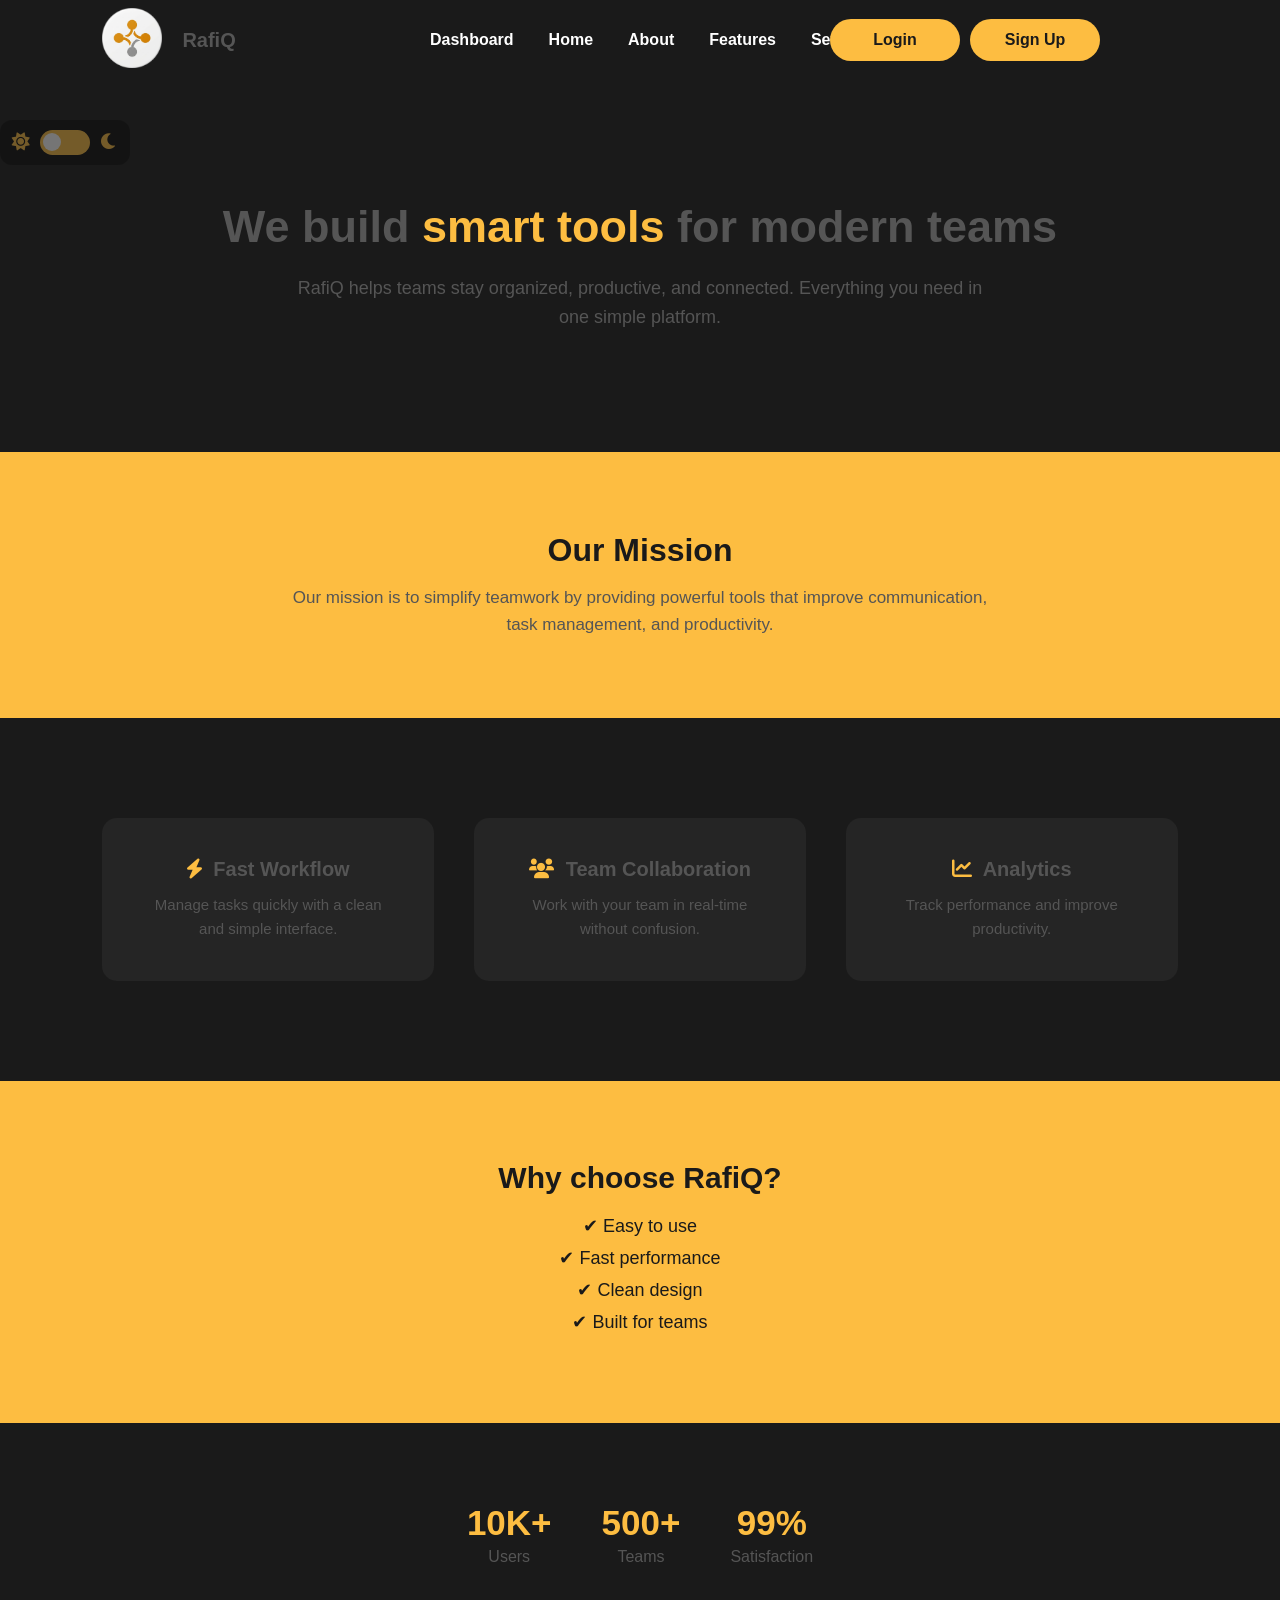
<file: about.html>
<!DOCTYPE html>
<html lang="en">
<head>
    <meta charset="UTF-8">
    <meta name="viewport" content="width=device-width, initial-scale=1.0">
    <title>About - Socum</title>
    <script>
        (function() {
            const savedTheme = localStorage.getItem("theme");
            if (savedTheme === "dark") {
                document.documentElement.setAttribute("data-theme", "dark");
            }
        })();
        (function() {
            if (sessionStorage.getItem("authUser")) {
                document.documentElement.classList.add("logged-in");
            }
        })();
    </script>
    <style>
        .logged-in .login_button, 
        .logged-in .signup_button 
        {
            display: none !important;
        }
    </style>
    <link rel="stylesheet" href="CSS/master.css">
    <link rel="stylesheet" href="https://cdnjs.cloudflare.com/ajax/libs/font-awesome/6.0.0/css/all.min.css">
</head>

<body>

<!-- NAVBAR -->
<nav class="navbar">

    <div class="logo">
        <img src="images/logo.png" alt="logo">
    </div>

    <span class="Raf">RafiQ</span>

    <div class="nav-links">
        <a href="dashboard.html">Dashboard</a>
        <a href="main.html">Home</a>
        <a href="about.html">About</a>
        <a href="features.html">Features</a>
        <a href="settings.html">Settings</a>
    </div>

    <a href="login.html" class="login_button">Login</a>
    <a href="signin.html" class="signup_button">Sign Up</a>

</nav>


<!-- dark mode Start -->
                <div id="themeWidget" class="theme-widget">
        
                <span class="icon sun">
            <i class="fa-solid fa-sun"></i>
            </span>

            <label class="switch">
            <input type="checkbox" id="darkToggle">
            <span class="slider"></span>
            </label>

            <span class="icon moon">
            <i class="fa-solid fa-moon"></i>
            </span>

        </div>
        <!-- dark mode End -->
         
<!-- HERO -->
<section class="about-hero">
    <h1>We build <span>smart tools</span> for modern teams</h1>
    <p>
        RafiQ helps teams stay organized, productive, and connected.
        Everything you need in one simple platform.
    </p>
</section>

<!-- MISSION -->
<section class="about-mission">
    <h2>Our Mission</h2>
    <p>
        Our mission is to simplify teamwork by providing powerful tools
        that improve communication, task management, and productivity.
    </p>
</section>

<!-- FEATURES -->
<section class="about-features">

    <div class="about-card">
        <h3><i class="fas fa-bolt"></i> Fast Workflow</h3>
        <p>Manage tasks quickly with a clean and simple interface.</p>
    </div>

    <div class="about-card">
        <h3><i class="fas fa-users"></i> Team Collaboration</h3>
        <p>Work with your team in real-time without confusion.</p>
    </div>

    <div class="about-card">
        <h3><i class="fas fa-chart-line"></i> Analytics</h3>
        <p>Track performance and improve productivity.</p>
    </div>

</section>

<!-- WHY -->
<section class="about-why">
    <h2>Why choose RafiQ?</h2>
    <ul>
        <li>✔ Easy to use</li>
        <li>✔ Fast performance</li>
        <li>✔ Clean design</li>
        <li>✔ Built for teams</li>
    </ul>
</section>

<!-- STATS -->
<section class="about-stats">

    <div class="stat">
        <h3>10K+</h3>
        <p>Users</p>
    </div>

    <div class="stat">
        <h3>500+</h3>
        <p>Teams</p>
    </div>

    <div class="stat">
        <h3>99%</h3>
        <p>Satisfaction</p>
    </div>

</section>
<script src="JS/master.js"></script>
</body>
</html>
</file>
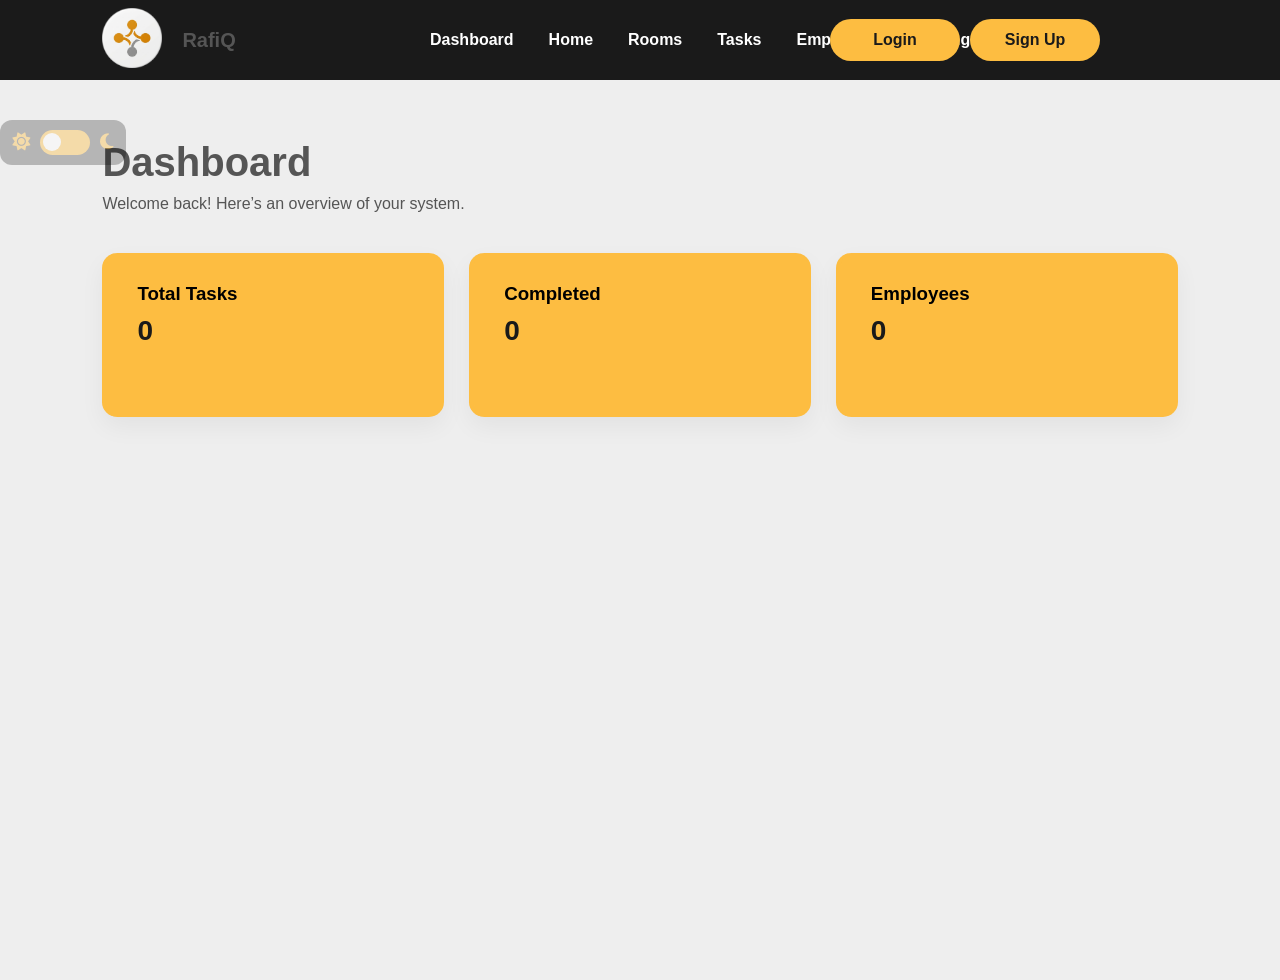
<file: dashboard.html>
<!DOCTYPE html>
<html lang="en">
<head>
    <meta charset="UTF-8">
    <title>Dashboard - Socum</title>
    <script>
        (function() {
            const savedTheme = localStorage.getItem("theme");
            if (savedTheme === "dark") {
                document.documentElement.setAttribute("data-theme", "dark");
            }
        })();
        (function() {
            if (sessionStorage.getItem("authUser")) {
                document.documentElement.classList.add("logged-in");
            }
        })();
    </script>
    <style>
        .logged-in .login_button, 
        .logged-in .signup_button 
        {
            display: none !important;
        }
    </style>
    <link rel="stylesheet" href="CSS/master.css">
    <link rel="stylesheet" href="https://cdnjs.cloudflare.com/ajax/libs/font-awesome/6.4.2/css/all.min.css">
</head>

<body>

<!-- NAVBAR -->
<nav class="navbar">

    <div class="logo">
        <img src="images/logo.png">
    </div>
    <span class="Raf">RafiQ</span>
    <div class="nav-links">
        <a href="dashboard.html">Dashboard</a>
        <a href="main.html">Home</a>
        <a href="room.html">Rooms</a>
        <a href="tasks.html">Tasks</a>
        <a href="employees.html">Employees</a>
        <a href="settings.html">Settings</a>
    </div>

    <a href="login.html" class="login_button">Login</a>
    <a href="login.html" class="signup_button">Sign Up</a>

</nav>



<!-- dark mode Start -->
                <div id="themeWidget" class="theme-widget">
        
                <span class="icon sun">
            <i class="fa-solid fa-sun"></i>
            </span>

            <label class="switch">
            <input type="checkbox" id="darkToggle">
            <span class="slider"></span>
            </label>

            <span class="icon moon">
            <i class="fa-solid fa-moon"></i>
            </span>

        </div>
        <!-- dark mode End -->



        
<!-- DASHBOARD CONTENT -->
<section class="dashboard-container">

    <h1>Dashboard</h1>
    <p>Welcome back! Here’s an overview of your system.</p>

    <div class="dashboard-stats">

                <div class="stat-box">
            <h3>Total Tasks</h3>
            <p id="totalTasks">0</p>
        </div>

                <div class="stat-box">
            <h3>Completed</h3>
            <p id="completedTasks">0</p>
        </div>

                <div class="stat-box">
            <h3>Employees</h3>
            <p id="totalEmployees">0</p>
        </div>

    </div>

</section>


<script src="JS/master.js"></script>
</body>

</html>
</file>
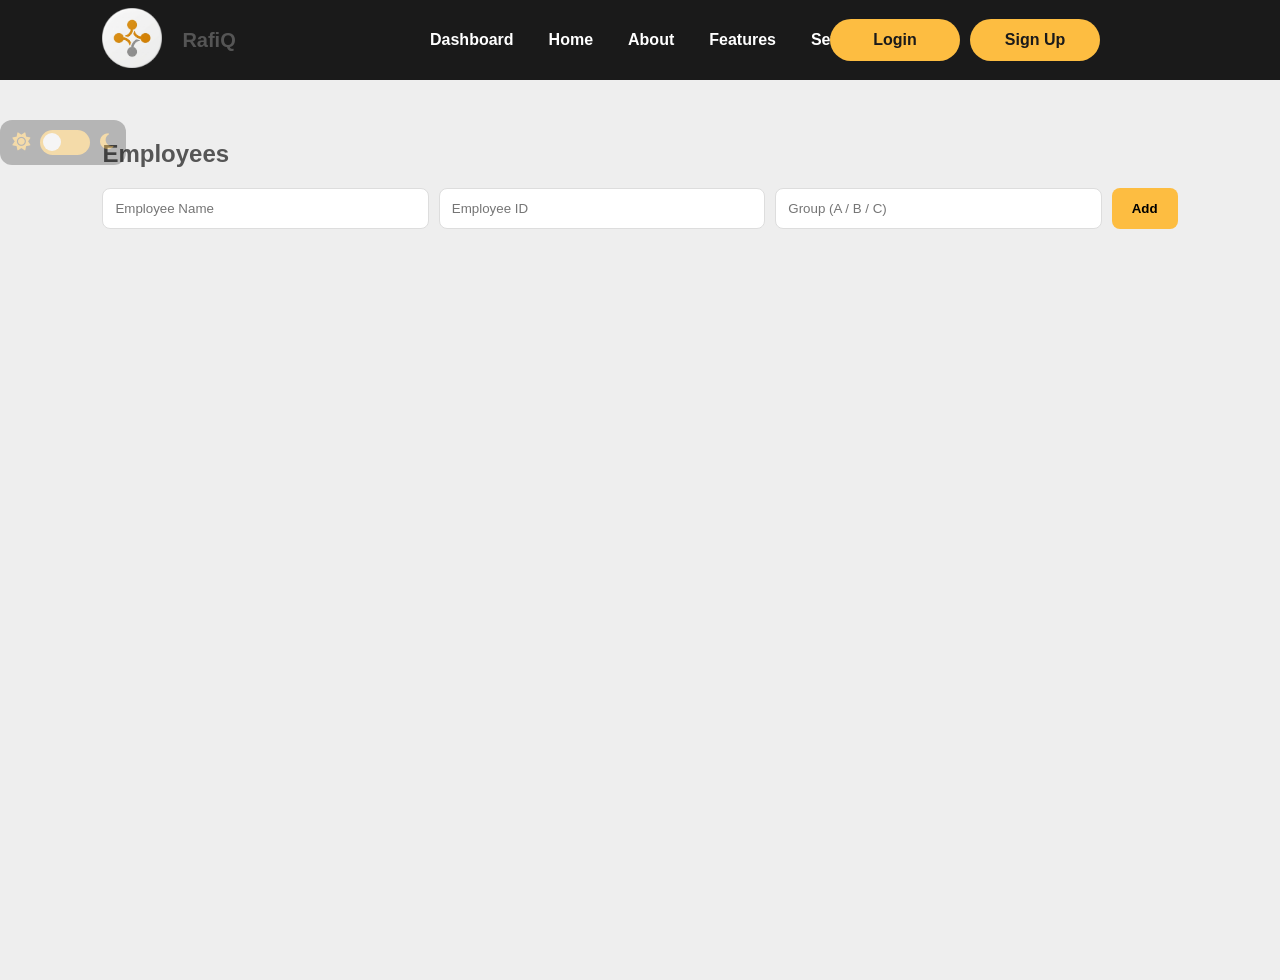
<file: employees.html>
<!DOCTYPE html>
<html lang="en">
<head>
    <meta charset="UTF-8">
    <title>Employees - Socum</title>
    <script>
        (function() {
            const savedTheme = localStorage.getItem("theme");
            if (savedTheme === "dark") {
                document.documentElement.setAttribute("data-theme", "dark");
            }
        })();
        (function() {
            if (sessionStorage.getItem("authUser")) {
                document.documentElement.classList.add("logged-in");
            }
        })();
    </script>
    <style>
        .logged-in .login_button, 
        .logged-in .signup_button 
        {
            display: none !important;
        }
    </style>
    <link rel="stylesheet" href="CSS/master.css">
    <link rel="stylesheet" href="https://cdnjs.cloudflare.com/ajax/libs/font-awesome/6.4.2/css/all.min.css">
</head>
<body>

<!-- NAV -->
 <nav class="navbar">

            <div class="logo">
                <img src="images/logo.png">
            </div>
            
            <span class="Raf">RafiQ</span>
            <div class="nav-links">
                <a href="dashboard.html">Dashboard</a>
                <a href="main.html">Home</a>
                <a href="about.html">About</a>
                <a href="features.html">Features</a>
                <a href="settings.html">Settings</a>
            </div>

            <a href="login.html" class="login_button">Login</a>
            <a href="login.html" class="signup_button">Sign Up</a>

        </nav>



        <!-- dark mode Start -->
                <div id="themeWidget" class="theme-widget">
        
                <span class="icon sun">
            <i class="fa-solid fa-sun"></i>
            </span>

            <label class="switch">
            <input type="checkbox" id="darkToggle">
            <span class="slider"></span>
            </label>

            <span class="icon moon">
            <i class="fa-solid fa-moon"></i>
            </span>

        </div>
        <!-- dark mode End -->


        
<!-- EMPLOYEES -->
<section class="employees-container">

    <h1>Employees</h1>

    <!-- ADD EMPLOYEE -->
    <div class="emp-input">
        <input type="text" id="empName" placeholder="Employee Name">
        <input type="text" id="empId" placeholder="Employee ID">
        <input type="text" id="empGroup" placeholder="Group (A / B / C)">
        <button onclick="addEmployee()">Add</button>
    </div>

    <!-- EMPLOYEES LIST -->
    <div id="empList" class="emp-grid"></div>

</section>

<script src="JS/master.js"></script>
</body>
</html>
</file>
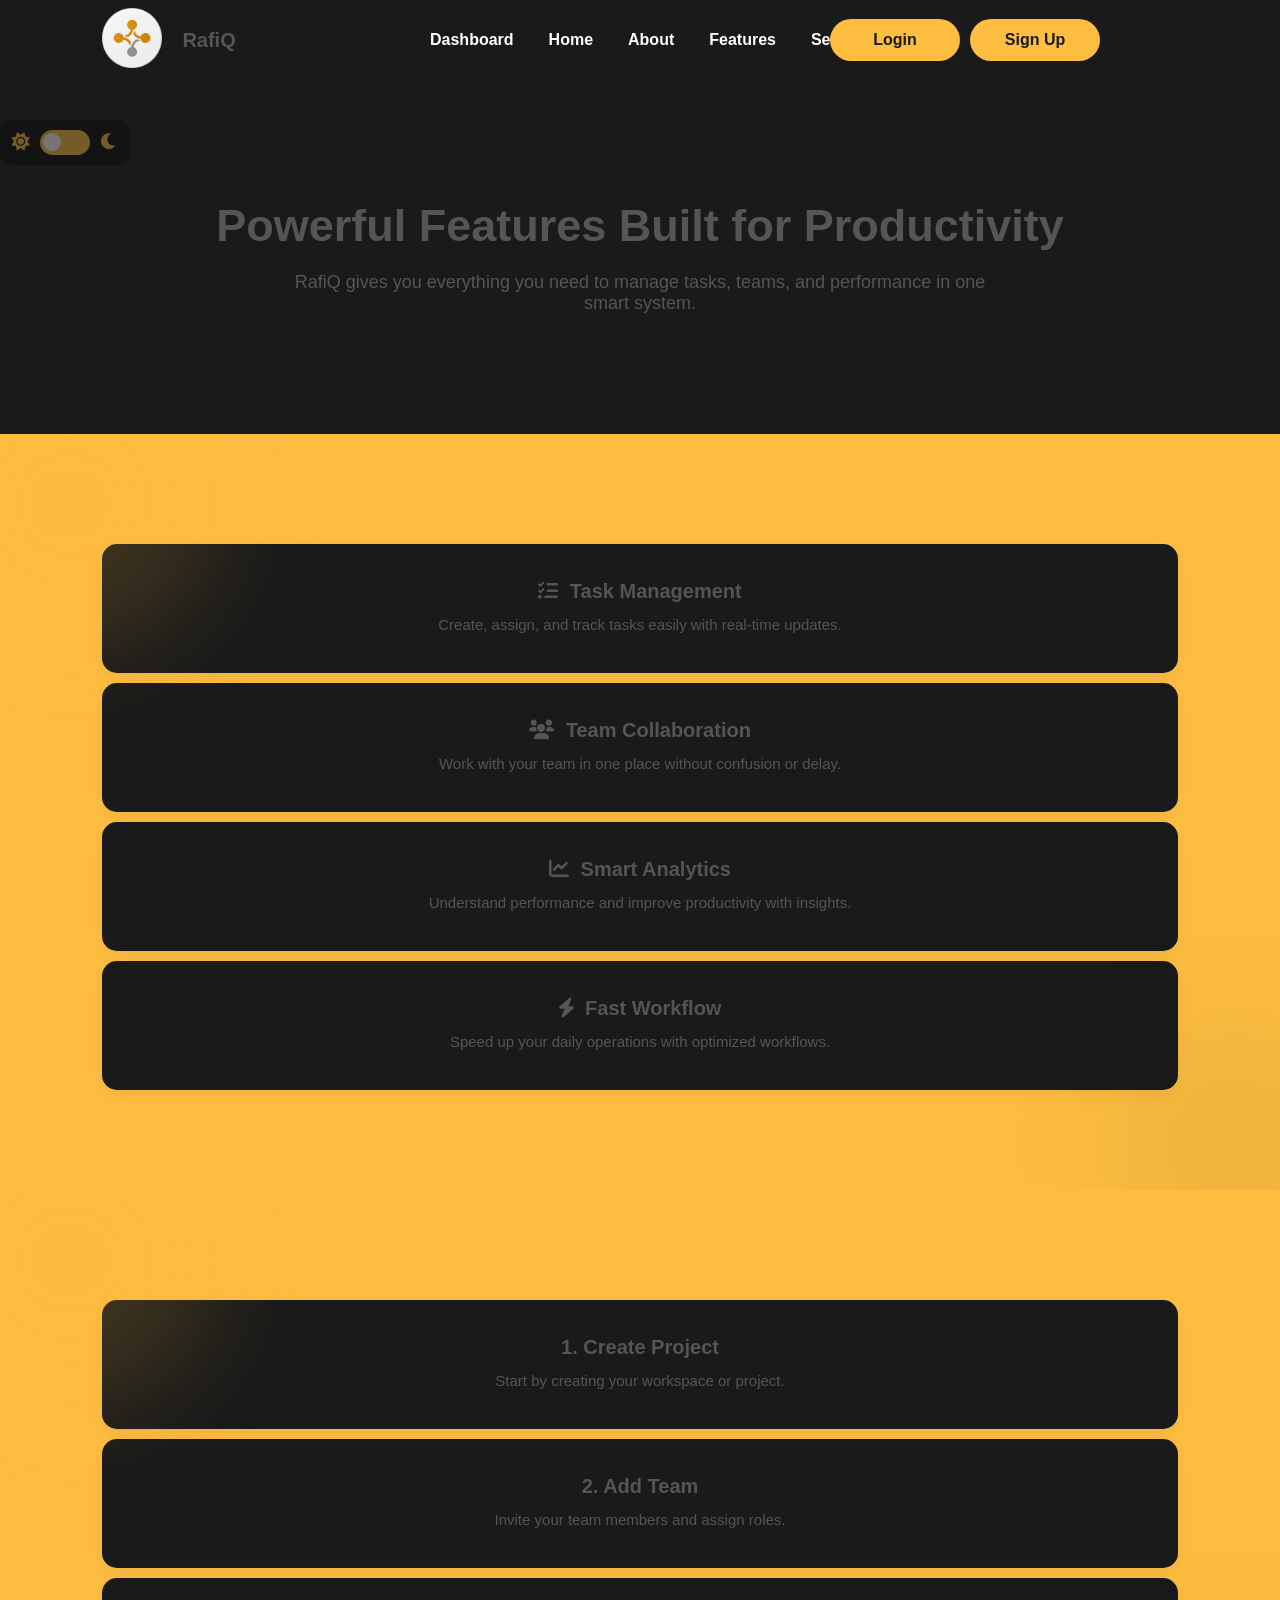
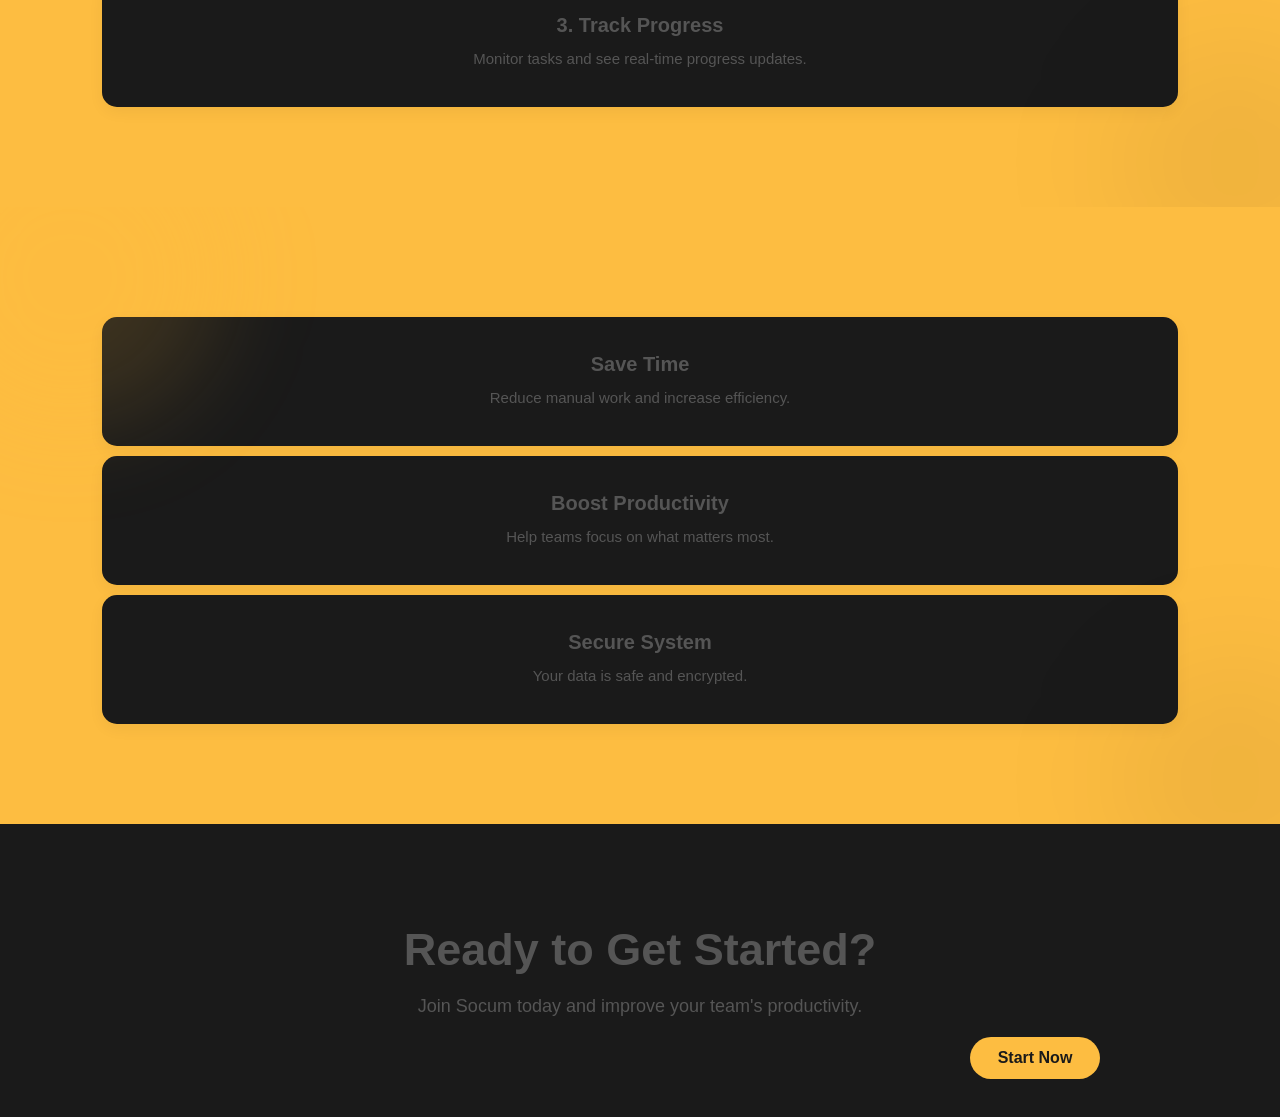
<file: features.html>
<!DOCTYPE html>
<html lang="en">
<head>
    <meta charset="UTF-8">
    <meta name="viewport" content="width=device-width, initial-scale=1.0">
    <title>Features - Socum</title>
    <script>
        (function() {
            const savedTheme = localStorage.getItem("theme");
            if (savedTheme === "dark") {
                document.documentElement.setAttribute("data-theme", "dark");
            }
        })();
        (function() {
            if (sessionStorage.getItem("authUser")) {
                document.documentElement.classList.add("logged-in");
            }
        })();
    </script>
    <style>
        .logged-in .login_button, 
        .logged-in .signup_button 
        {
            display: none !important;
        }
    </style>
    <link rel="stylesheet" href="CSS/master.css">
    <link rel="stylesheet" href="https://cdnjs.cloudflare.com/ajax/libs/font-awesome/6.0.0/css/all.min.css">
</head>
<body>

<!-- NAVBAR -->
<nav class="navbar">

    <div class="logo">
        <img src="images/logo.png">
    </div>

    <span class="Raf">RafiQ</span>

    <div class="nav-links">
        <a href="dashboard.html">Dashboard</a>
        <a href="main.html">Home</a>
        <a href="about.html">About</a>
        <a href="features.html">Features</a>
        <a href="settings.html">Settings</a>
    </div>

    <a href="login.html" class="login_button">Login</a>
    <a href="login.html" class="signup_button">Sign Up</a>

</nav>



<!-- dark mode Start -->
                <div id="themeWidget" class="theme-widget">
        
                <span class="icon sun">
            <i class="fa-solid fa-sun"></i>
            </span>

            <label class="switch">
            <input type="checkbox" id="darkToggle">
            <span class="slider"></span>
            </label>

            <span class="icon moon">
            <i class="fa-solid fa-moon"></i>
            </span>

        </div>
        <!-- dark mode End -->



        
<!-- HERO -->
<section class="features-hero">

    <h1>Powerful Features Built for Productivity</h1>

    <p>
        RafiQ gives you everything you need to manage tasks, teams, and performance in one smart system.
    </p>

</section>

<!-- FEATURES GRID -->
<section class="features-page">

    <div class="feature-box">
        <h3><i class="fas fa-tasks"></i> Task Management</h3>
        <p>Create, assign, and track tasks easily with real-time updates.</p>
    </div>

    <div class="feature-box">
        <h3><i class="fas fa-users"></i> Team Collaboration</h3>
        <p>Work with your team in one place without confusion or delay.</p>
    </div>

    <div class="feature-box">
        <h3><i class="fas fa-chart-line"></i> Smart Analytics</h3>
        <p>Understand performance and improve productivity with insights.</p>
    </div>

    <div class="feature-box">
        <h3><i class="fas fa-bolt"></i> Fast Workflow</h3>
        <p>Speed up your daily operations with optimized workflows.</p>
    </div>

</section>

<!-- HOW IT WORKS -->
<section class="features-page">

    <div class="feature-box">
        <h3>1. Create Project</h3>
        <p>Start by creating your workspace or project.</p>
    </div>

    <div class="feature-box">
        <h3>2. Add Team</h3>
        <p>Invite your team members and assign roles.</p>
    </div>

    <div class="feature-box">
        <h3>3. Track Progress</h3>
        <p>Monitor tasks and see real-time progress updates.</p>
    </div>

</section>

<!-- BENEFITS -->
<section class="features-page">

    <div class="feature-box">
        <h3>Save Time</h3>
        <p>Reduce manual work and increase efficiency.</p>
    </div>

    <div class="feature-box">
        <h3>Boost Productivity</h3>
        <p>Help teams focus on what matters most.</p>
    </div>

    <div class="feature-box">
        <h3>Secure System</h3>
        <p>Your data is safe and encrypted.</p>
    </div>

</section>

<!-- CTA -->
<section class="features-hero">

    <h1>Ready to Get Started?</h1>

    <p>Join Socum today and improve your team's productivity.</p>

    <a href="login.html" class="signup_button">Start Now</a>

</section>

<script src="JS/master.js"></script>
</body>
</html>
</file>
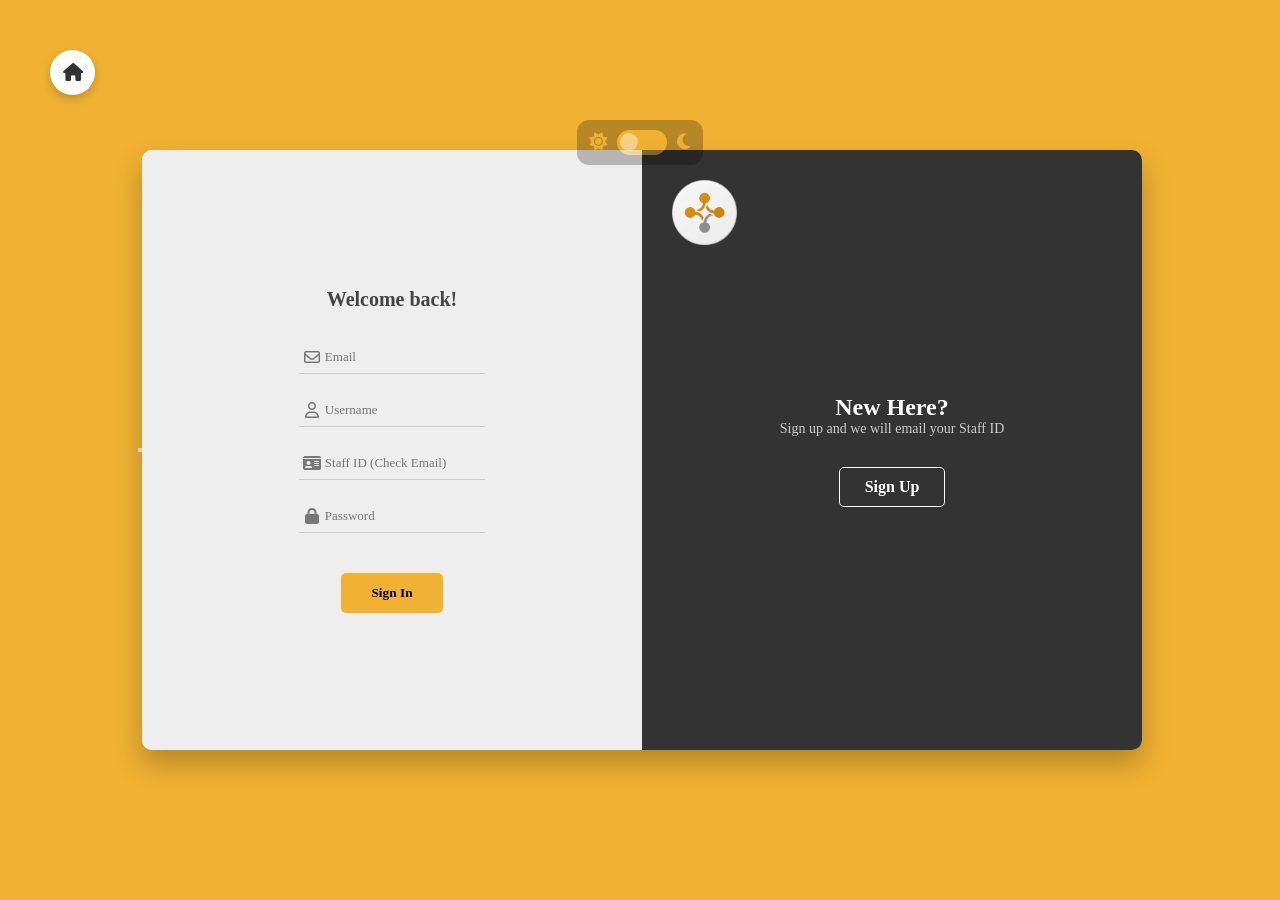
<file: login.html>
<!DOCTYPE html>
<html lang="en">
<head>
    <meta charset="UTF-8">
    <meta name="viewport" content="width=device-width, initial-scale=1.0">
    <title>Login - RafiQ</title>
    <script>
        (function() {
            const savedTheme = localStorage.getItem("theme");
            if (savedTheme === "dark") {
                document.documentElement.setAttribute("data-theme", "dark");
            }
        })();
        (function() {
            if (sessionStorage.getItem("authUser")) {
                document.documentElement.classList.add("logged-in");
            }
        })();
    </script>
    <style>
        .logged-in .login_button, 
        .logged-in .signup_button 
        {
            display: none !important;
        }
    </style>
    <link rel="stylesheet" href="login_page/master.css">
    <link rel="stylesheet" href="https://cdnjs.cloudflare.com/ajax/libs/font-awesome/6.4.2/css/all.min.css">
</head>

<body class="login-page">

    <!-- DARK MODE -->
    <div id="themeWidget" class="theme-widget">
        <span class="icon sun"><i class="fa-solid fa-sun"></i></span>
        <label class="switch">
            <input type="checkbox" id="darkToggle">
            <span class="slider"></span>
        </label>
        <span class="icon moon"><i class="fa-solid fa-moon"></i></span>
    </div>

    <button class="home_button">
        <a href="main.html" class="home-btn">
            <i class="fa-solid fa-house"></i>
        </a>
    </button>

    <input type="checkbox" id="change-form" style="display:none;">

    <div class="main-wrapper">
        <div class="container">

            <!-- ================= SIGN IN ================= -->
            <div class="form-container sign-in-container">
                <form>
                    <h2 class="form-title">Welcome back!</h2>
                    
                    <div class="input-group">
                        <i class="fa-regular fa-envelope"></i>
                        <input type="text" id="loginEmail" placeholder="Email">
                    </div>

                    <div class="input-group">
                        <i class="fa-regular fa-user"></i>
                        <input type="text" id="loginUsername" placeholder="Username">
                    </div>

                    <div class="input-group">
                        <i class="fa-solid fa-id-card"></i>
                        <input type="text" id="loginStaffId" placeholder="Staff ID (Check Email)">
                    </div>

                    <div class="input-group">
                        <i class="fa-solid fa-lock"></i>
                        <input type="password" id="loginPassword" placeholder="Password">
                    </div>

                    <button type="button" class="btn-orange" onclick="triggerLogin()">Sign In</button>
                    
                    <label for="change-form" class="mobile-only-link">Create Account</label>
                </form>
            </div>

            <!-- ================= SIGN UP ================= -->
            <div class="form-container sign-up-container">
                <form>
                    <h2 class="form-title">Create Account</h2>
                    
                    <div class="input-group">
                        <i class="fa-regular fa-user"></i>
                        <input type="text" id="regName" placeholder="Full Name">
                    </div>

                    <div class="input-group">
                        <i class="fa-regular fa-envelope"></i>
                        <input type="text" id="regEmail" placeholder="Email">
                    </div>

                    <div class="input-group">
                        <i class="fa-solid fa-briefcase"></i>
                        <select id="regRole" style="width:100%; border:none; outline:none; background:transparent; cursor:pointer;">
                            <option value="DEVELOPER">Employee (Developer)</option>
                            <option value="TEAM_LEADER">Team Leader</option>
                            <option value="MANAGER">Manager</option>
                        </select>
                    </div>

                    <div class="input-group">
                        <i class="fa-solid fa-lock"></i>
                        <input type="password" id="regPass" placeholder="Password">
                    </div>

                    <button type="button" class="btn-orange" onclick="triggerRegister()">Sign Up</button>
                    
                    <label for="change-form" class="mobile-only-link">Sign In</label>
                </form>
            </div>

            <!-- ================= OVERLAY ================= -->
            <div class="overlay-container">
                <div class="overlay">
                    <div class="overlay-panel overlay-left">
                        <img src="images/logo.png" style="height:40px">
                        <h1>Already a Member?</h1>
                        <p>Login with your Staff ID to start working</p>
                        <label for="change-form" class="btn-white">Sign In</label>
                    </div>

                    <div class="overlay-panel overlay-right">
                        <img src="images/logo.png" style="height:40px">
                        <h2>New Here?</h2>
                        <p>Sign up and we will email your Staff ID</p>
                        <label for="change-form" class="btn-white">Sign Up</label>
                    </div>
                </div>
            </div>

        </div>
    </div>

    <script src="JS/master.js"></script>
</body>
</html>
</file>
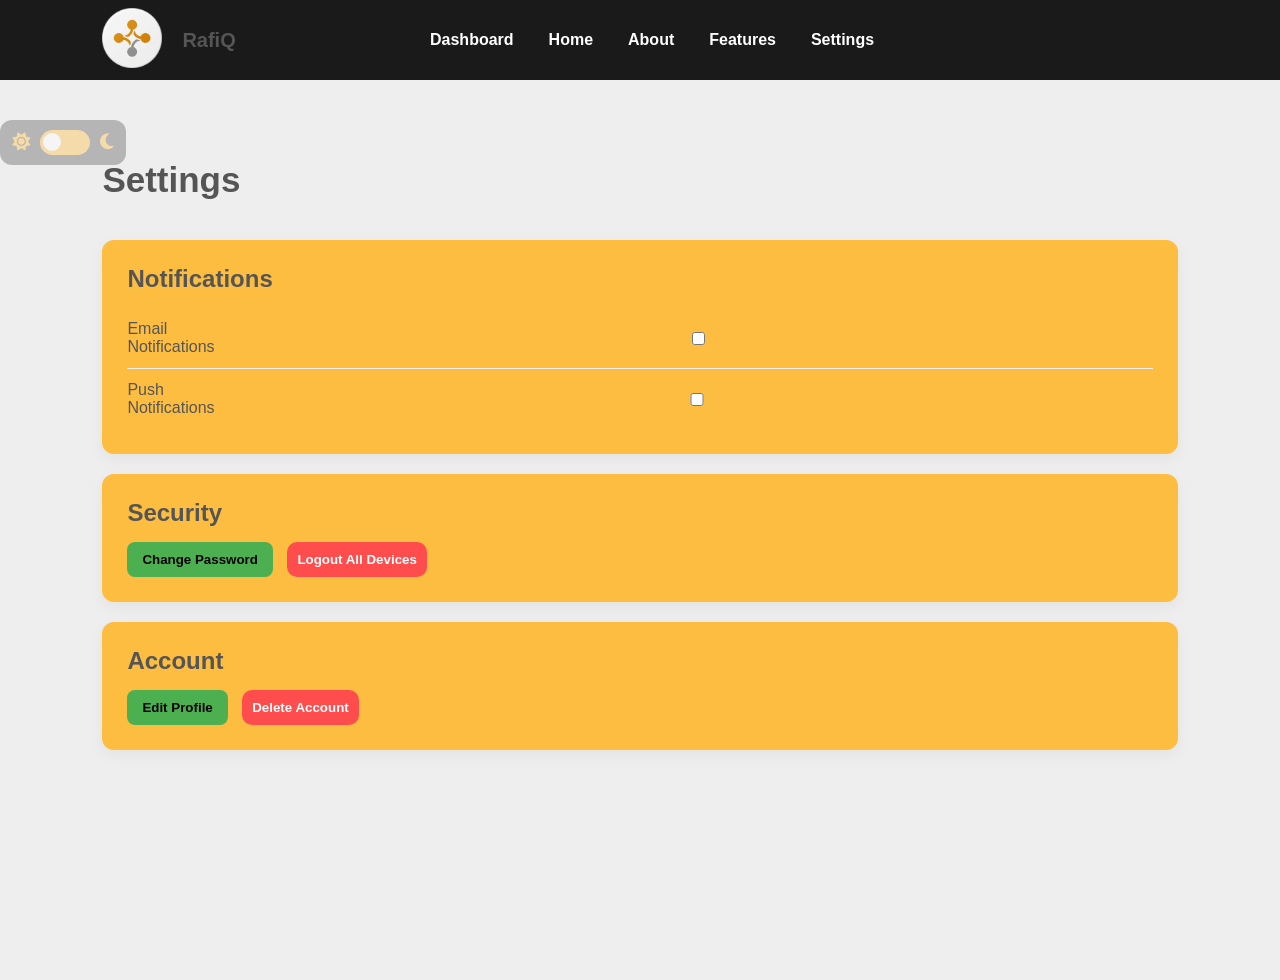
<file: settings.html>
<!DOCTYPE html>
<html lang="en">
<head>
    <meta charset="UTF-8">
    <title>Settings - Socum</title>
    <script>
        (function() {
            const savedTheme = localStorage.getItem("theme");
            if (savedTheme === "dark") {
                document.documentElement.setAttribute("data-theme", "dark");
            }
        })();
        (function() {
            if (sessionStorage.getItem("authUser")) {
                document.documentElement.classList.add("logged-in");
            }
        })();
    </script>
    <style>
        .logged-in .login_button, 
        .logged-in .signup_button 
        {
            display: none !important;
        }
    </style>
    <link rel="stylesheet" href="CSS/master.css">
    <link rel="stylesheet" href="https://cdnjs.cloudflare.com/ajax/libs/font-awesome/6.4.2/css/all.min.css">
</head>
<body>

<!-- NAVBAR -->
<nav class="navbar">
    <div class="logo">
        <img src="images/logo.png">
    </div>

    <span class="Raf">RafiQ</span>

    <div class="nav-links">
                <a href="dashboard.html">Dashboard</a>
                <a href="main.html">Home</a>
                <a href="about.html">About</a>
                <a href="features.html">Features</a>
                <a href="settings.html">Settings</a>
    </div>
</nav>



<!-- dark mode Start -->
                <div id="themeWidget" class="theme-widget">
        
                <span class="icon sun">
            <i class="fa-solid fa-sun"></i>
            </span>

            <label class="switch">
            <input type="checkbox" id="darkToggle">
            <span class="slider"></span>
            </label>

            <span class="icon moon">
            <i class="fa-solid fa-moon"></i>
            </span>

        </div>
        <!-- dark mode End -->



        
<!-- SETTINGS -->
<section class="settings-container">

    <h1> Settings</h1>

    

    <!-- NOTIFICATIONS -->
    <div class="settings-box">
        <h2> Notifications</h2>

        <div class="setting-item">
            <span>Email Notifications</span>
            <input type="checkbox">
        </div>

        <div class="setting-item">
            <span>Push Notifications</span>
            <input type="checkbox">
        </div>
    </div>

    <!-- SECURITY -->
    <div class="settings-box">
        <h2> Security</h2>

        <button class="btn">Change Password</button>
        <button class="btn danger">Logout All Devices</button>
    </div>

    <!-- ACCOUNT -->
    <div class="settings-box">
        <h2> Account</h2>

        <button class="btn">Edit Profile</button>
        <button class="btn danger">Delete Account</button>
    </div>

</section>
<script src="JS/master.js"></script>
</body>
</html>
</file>
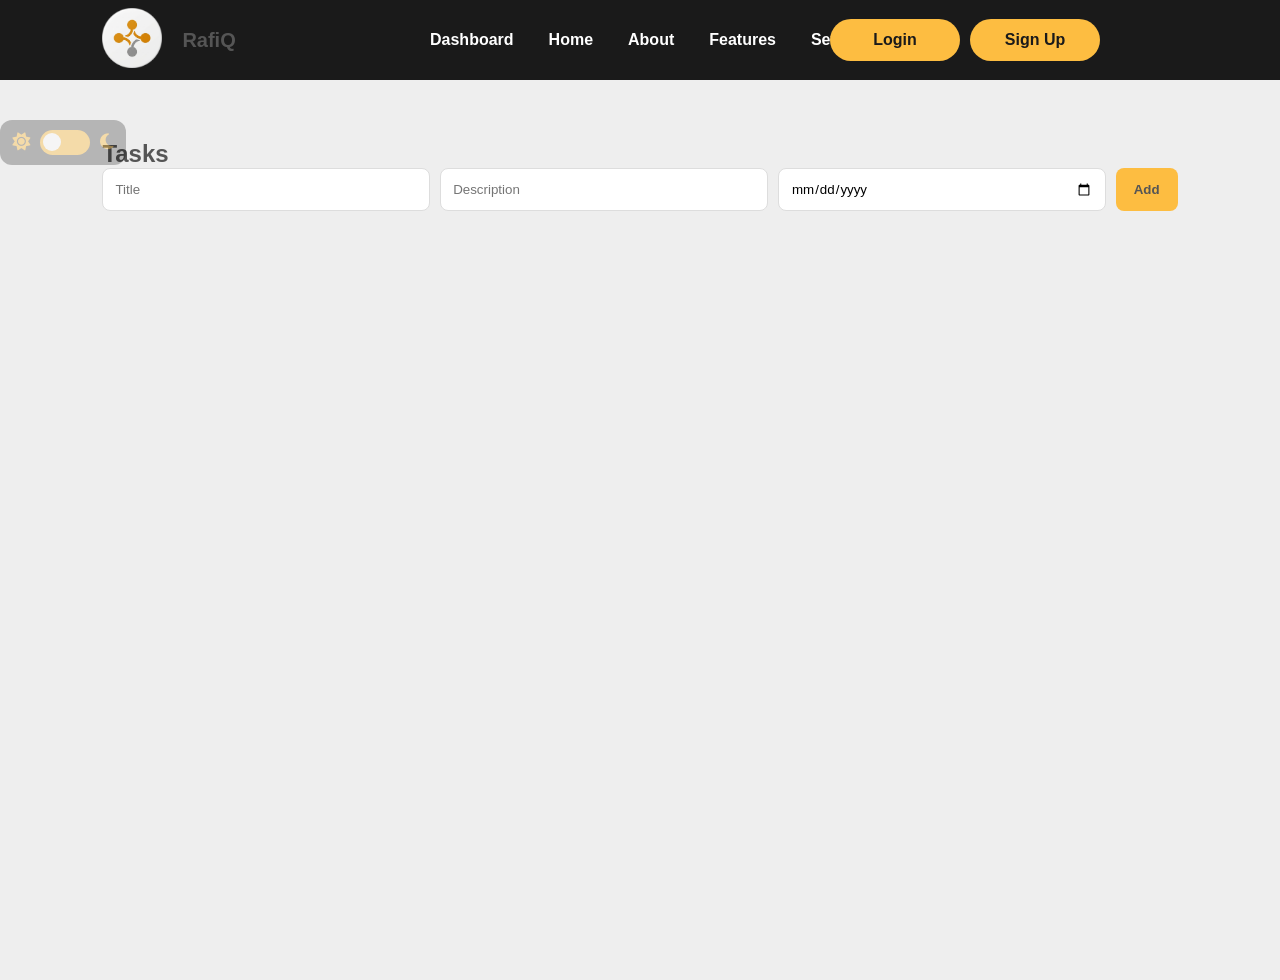
<file: tasks.html>
<!DOCTYPE html>
<html lang="en">
<head>
    <meta charset="UTF-8">
    <title>Tasks - Socum</title>
    <script>
        (function() {
            const savedTheme = localStorage.getItem("theme");
            if (savedTheme === "dark") {
                document.documentElement.setAttribute("data-theme", "dark");
            }
        })();
        (function() {
            if (sessionStorage.getItem("authUser")) {
                document.documentElement.classList.add("logged-in");
            }
        })();
    </script>
    <style>
        .logged-in .login_button, 
        .logged-in .signup_button 
        {
            display: none !important;
        }
    </style>
    <link rel="stylesheet" href="CSS/master.css">
    <link rel="stylesheet" href="https://cdnjs.cloudflare.com/ajax/libs/font-awesome/6.4.2/css/all.min.css">
</head>
<body>

<!-- NAV -->
 <nav class="navbar">

            <div class="logo">
                <img src="images/logo.png">
            </div>
            
            <span class="Raf">RafiQ</span>
            <div class="nav-links">
                <a href="dashboard.html">Dashboard</a>
                <a href="main.html">Home</a>
                <a href="about.html">About</a>
                <a href="features.html">Features</a>
                <a href="settings.html">Settings</a>
            </div>

            <a href="login.html" class="login_button">Login</a>
            <a href="login.html" class="signup_button">Sign Up</a>

        </nav>



        <!-- dark mode Start -->
                <div id="themeWidget" class="theme-widget">
        
                <span class="icon sun">
            <i class="fa-solid fa-sun"></i>
            </span>

            <label class="switch">
            <input type="checkbox" id="darkToggle">
            <span class="slider"></span>
            </label>

            <span class="icon moon">
            <i class="fa-solid fa-moon"></i>
            </span>

        </div>
        <!-- dark mode End -->



        
<!-- TASK SECTION -->
<section class="tasks-container">

    <h1>Tasks</h1>

    <div class="task-input">
                <input id="taskTitle" placeholder="Title">
        <input id="taskDesc" placeholder="Description">
        <input id="taskDeadline" type="date">

        <button onclick="addTask()">Add</button>
    </div>

    <ul id="taskList"></ul>
    
</section>

<script src="JS/master.js"></script>
</body>
</html>
</file>
<file: CSS/master.css>
:root { 
    --dark-bg: #1a1a1a; 
    --accent-yellow: #fdbd41; 
    --white-writable: #555; 
    --white-back:#eeeeee;
    --radius: 10px; 
    --transition: 0.3s ease; 
    
} 

[data-theme="dark"] {
    --dark-bg:  #1a1a1a;
    --white-writable: #ffffff;
    --white-back:#1a1a1a;
    --accent-yellow: #064A60;
}

* { 
    margin: 0; 
    padding: 0; 
    box-sizing: border-box; 
    font-family: 'Helvetica Neue', Helvetica, Arial, sans-serif; 
} 

/* Avatar Start */


.nav-profile {
    position: absolute;
    display: flex;
    align-items: center;
    gap: 10px;
    text-decoration: none;
    color: var(--white);
    right: 30px;
}

.nav-avatar {
   
    width: 55px;
    height: 55px;
    border-radius: 50%;
    overflow: hidden;
    border: 2px solid var(--accent-yellow);
}

.nav-avatar img {
    width: 100%;
    height: 100%;
    object-fit: cover;
}

.nav-profile span {
    font-size: 20px;
    font-weight: 650;
}


/* Avatar End */

/* navbar Start */

.navbar 
{ 
    position: relative;
    display: flex; 
    align-items: center; 
    justify-content: flex-start; 
    gap: 20px;
    padding: 20px 8%; 
    background: var(--dark-bg); 
    height: 80px; 
}


/* logo */
.logo img { 
    width: 60px; 
}
.Raf{
    color: var(--white-writable);
    font-weight: bold;
    font-size: 20px;
 }

 
.nav-links 
{
    display: flex;
    gap: 15px;
    flex-grow: 1;
    justify-content: center;
    position: absolute;
    left: 420px;
}

/* شكل اللينكات */
.nav-links a { 
    text-decoration: none;
    color: white;
    font-weight: bold;
    position: relative; 
    padding: 6px 10px; 
    transition: 0.3s; 
}

.nav-links a::after { 
    content: ""; 
    position: absolute; 
    left: 50%; 
    bottom: -4px; 
    width: 0%; 
    height: 2px; 
    background: var(--accent-yellow); 
    transition: 0.3s; 
    transform: translateX(-50%); 
}

.nav-links a:hover { 
    color: var(--accent-yellow); 
}

.nav-links a:hover::after { 
    width: 100%; 
}

/* buttons */
.login_button{
    position: absolute;
    right: 320px;
}

.signup_button{
    position: absolute;
    right: 180px;
}
.login_button, 
.signup_button { 
    
    display: flex; 
    justify-content: center; 
    align-items: center; 

    width: 130px; 
    height: 42px; 

    border-radius: 25px; 
    background: var(--accent-yellow); 

    color: var(--dark-bg); 
    text-decoration: none;   
    font-size: 16px; 
    font-weight: bold; 

    transition: 0.3s ease; 
}

/* مسافة بين الزرارين */
.signup_button { 
    margin-left: 15px; 
}

/* hover */
.login_button:hover, 
.signup_button:hover { 
    background: #eeeeee; 
    transform: translateY(-3px); 
    box-shadow: 0 8px 18px rgba(0,0,0,0.2); 
}

/* click */
.login_button:active, 
.signup_button:active { 
    transform: scale(0.95); 
}
/*Navbar End*/

/* darkmode Start */

.theme-widget {
  position: fixed;
  top: 120px;
  
  display: flex;
  align-items: center;
  gap: 10px;

  padding: 10px 12px;
  border-radius: 12px;
  background: rgba(0,0,0,0.6);

  opacity: 0.4;
  transition: 0.3s ease;

  cursor: grab;
  user-select: none;
  z-index: 9999;
}

.theme-widget:hover {
  opacity: 1;
}

/* icons */
.icon {
  font-size: 18px;
  color: var(--accent-yellow);
}

/* switch */
.switch {
  position: relative;
  width: 50px;
  height: 25px;
}

.switch input {
  display: none;
}

.slider {
  position: absolute;
  inset: 0;
  background: var(--accent-yellow);
  border-radius: 25px;
  transition: 0.3s;
  cursor: pointer;
}

.slider::before {
  content: "";
  position: absolute;
  width: 18px;
  height: 18px;
  top: 3px;
  left: 3px;
  background: white;
  border-radius: 50%;
  transition: 0.3s;
}


.switch input:checked + .slider {
  background: var(--accent-yellow)
}

.switch input:checked + .slider::before {
  transform: translateX(25px);
}

/* darkmode End */

/* Hero_section Start */
.hero {
    display: flex;
    align-items: center;
    padding: 80px 8%;
    background: var(--white-back);
    min-height: 80vh;
}

.hero-content {
    flex: 1;
}

.hero-content h1 {
    font-size: 50px;
    line-height: 1.2;
    margin-bottom: 20px;
    color: var(--white-writable);
}

.hero-content h1 span {
    color: var(--accent-yellow);
    position: relative;
}

.hero-content h1 span::after {
    content: "";
    position: absolute;
    left: 0;
    bottom: 5px;
    width: 100%;
    height: 10px;
    background: rgba(253, 189, 65, 0.2);
    z-index: -1;
}

.hero-content p {
    font-size: 18px;
    color: var(--white-writable);
    margin-bottom: 30px;
    max-width: 500px;
}

.hero-actions button {
    border-radius: var(--radius);
    transition: var(--transition);
    cursor: pointer;
}

.btn-yellow-large {
    font-size: 19px;
    height: 55px;
    width: 208px;
    background: var(--accent-yellow);
    border: none;
    font-weight: bold;
    margin-right: 10px;
    position: absolute;
    bottom: -5px;
    left: 110px;
    cursor: pointer;
    border-radius: 12px;
    transition: all 0.3s ease;
    position: relative;
    overflow: hidden;
}


.btn-yellow-large:hover {
    transform: translateY(-4px);
    box-shadow: 0 12px 25px rgba(253, 189, 65, 0.4);
}


.btn-yellow-large:active {
    transform: scale(0.96);
}


.btn-yellow-large::before {
    content: "";
    position: absolute;
    top: 0;
    left: -100%;
    width: 100%;
    height: 100%;
    background: linear-gradient(
        120deg,
        transparent,
        rgba(255,255,255,0.5),
        transparent
    );
    transition: 0.5s;
}

.btn-yellow-large:hover::before {
    left: 100%;
}


@keyframes pulse {
    0% {
        box-shadow: 0 0 0 0 rgba(253, 189, 65, 0.5);
    }
    70% {
        box-shadow: 0 0 0 15px rgba(253, 189, 65, 0);
    }
    100% {
        box-shadow: 0 0 0 0 rgba(253, 189, 65, 0);
    }
}

.btn-yellow-large {
    animation: pulse 2.5s infinite;
}

.btn-outline {
    background: transparent;
    border: 2px solid var(--dark-bg);
    padding: 13px 30px;
    font-weight: bold;
}


.hero-image {
    flex: 1;
    display: flex;
    justify-content: flex-end;
}

.hero-image img {
    max-width: 100%;
    border-radius: 10px;
    box-shadow: 0 20px 40px rgba(0,0,0,0.1);
}
/* hero_section End */



/* features (in home) Start */


.features {
    padding: 100px 8%;
    background: var(--dark-bg);
    color: var(--white-writable);
}

.section-title {
    text-align: center;
    margin-bottom: 60px;
}

.features-grid {
    display: grid;
    grid-template-columns: repeat(auto-fit, minmax(250px, 1fr));
    gap: 40px;
}

.feature-card {
    background: #252525;
    padding: 40px;
    border-radius: 15px;
    transition: var(--transition);
}

.feature-card:hover {
    transform: translateY(-10px);
    border-bottom: 4px solid var(--accent-yellow);
    cursor: pointer;
}

.feature-card i {
    font-size: 40px;
    color: var(--accent-yellow);
    margin-bottom: 20px;
}

.feature-card p {
    color:var(--white-writable);
}
.about-hero {
    padding: 100px 8%;
    text-align: center;
    background: var(--white-back);
}

.about-hero h1 {
    font-size: 40px;
    margin-bottom: 20px;
}

.about-hero p {
    max-width: 700px;
    margin: auto;
    color: var(--white-writable);
    font-size: 18px;
}


.about-features {
    display: grid;
    grid-template-columns: repeat(auto-fit, minmax(250px, 1fr));
    gap: 30px;
    padding: 80px 8%;
    background: var(--white-back);
}

.about-card {
    padding: 30px;
    border-radius: var(--radius);
    background: var(--white-back);
    transition: var(--transition);
}

.about-card:hover {
    transform: translateY(-5px);
    box-shadow: 0 10px 25px rgba(0,0,0,0.08);
}
/* features (in home) End */
/* home end */





/* features section Start */

.features-hero {
    padding: 120px 8%;
    text-align: center;
    background: var(--dark-bg);
    color: var(--white-writable);
}

.features-hero h1 {
    font-size: 45px;
    margin-bottom: 20px;
}

.features-hero p {
    max-width: 700px;
    margin: auto;
    color: var(--white-writable);
    font-size: 18px;
}


.features-page {
    padding: 100px 8%;
    background: var(--accent-yellow);
    position: relative;
    overflow: hidden;
}

/* shape 1 */
.features-page::before {
    content: "";
    position: absolute;
    width: 300px;
    height: 300px;
    background: rgba(253, 189, 65, 0.15);
    border-radius: 50%;
    top: -80px;
    left: -80px;
    filter: blur(50px);
}

/* shape 2 */
.features-page::after {
    content: "";
    position: absolute;
    width: 250px;
    height: 250px;
    background: rgba(0, 0, 0, 0.05);
    border-radius: 50%;
    bottom: -80px;
    right: -80px;
    filter: blur(60px);
}

/* CARD (LIGHT STYLE) */
.feature-box {
    background: var(--dark-bg);
    padding: 35px;
    border-radius: 15px;
    text-align: center;
    transition: var(--transition);
    box-shadow: 0 5px 15px rgba(0,0,0,0.05);
    border: 1px solid transparent;
    margin-top: 10px;
    color: var(--white-writable);
}

/* hover */
.feature-box:hover {
    transform: translateY(-10px);
    box-shadow: 0 15px 30px rgba(0,0,0,0.1);
    border-bottom: 4px solid var(--accent-yellow);
    cursor: pointer;
}

/* title */
.feature-box h3 {
    font-size: 20px;
    margin-bottom: 10px;
    color: var(--white-writable);
}

/* icons */
.feature-box i {
    color: var(--white-writable);
    margin-right: 6px;
}

/* text */
.feature-box p {
    color:var(--white-writable);
    font-size: 15px;
    line-height: 1.6;
}


.features-hero:last-of-type {
    background: var(--dark-bg);
    padding: 100px 8%;
}

/* button spacing */
.features-hero .signup_button {
    margin-top: 20px;
    display: inline-flex;
    
}
.features-hero .signup_button:hover {
    width: 150px;
    height: 50px;
    background-color: var(--accent-yellow);
}
.features-hero .signup_button:active{
    color: var(--white-writable);
}
/* ================= RESPONSIVE ================= */
@media (max-width: 768px) {
    .features-hero h1 {
        font-size: 32px;
    }
}


/* features section End */




/* About Start */

/* HERO */
.about-hero {
    padding: 120px 8%;
    text-align: center;
    background: var(--dark-bg);
    color: var(--white-writable);
}

.about-hero h1 {
    font-size: 45px;
    margin-bottom: 20px;
    line-height: 1.2;
}

.about-hero h1 span {
    color: var(--accent-yellow);
}

.about-hero p {
    max-width: 700px;
    margin: auto;
    color: var(--white-writable);
    font-size: 18px;
    line-height: 1.6;
}

/* MISSION */
.about-mission {
    padding: 80px 8%;
    text-align: center;
    background: var(--accent-yellow);
    color: #1a1a1a;
}

.about-mission h2 {
    font-size: 32px;
    margin-bottom: 15px;
    color: var(--dark-bg);
}

.about-mission p {
    max-width: 700px;
    margin: auto;
    color: var(--white-writable);
    font-size: 17px;
    line-height: 1.6;
}

/* FEATURES (CARDS LIKE FEATURES PAGE) */
.about-features {
    padding: 100px 8%;
    background: var(--dark-bg);
    display: grid;
    grid-template-columns: repeat(auto-fit, minmax(250px, 1fr));
    gap: 40px;
}

.about-card {
    background: #252525;
    padding: 40px;
    border-radius: 15px;
    text-align: center;
    transition: var(--transition);
    position: relative;
    overflow: hidden;
}

.about-card h3 {
    font-size: 20px;
    margin-bottom: 12px;
    color: var(--white-writable);
}

.about-card i {
    color: var(--accent-yellow);
    margin-right: 6px;
}

.about-card p {
    color: var(--white-writable);
    font-size: 15px;
    line-height: 1.6;
}

/* hover effect */
.about-card:hover {
    transform: translateY(-10px);
    border-bottom: 4px solid var(--accent-yellow);
}

/* WHY SECTION */
.about-why {
    padding: 80px 8%;
    background: var(--accent-yellow);
    text-align: center;
}

.about-why h2 {
    margin-bottom: 20px;
    font-size: 30px;
    color: #1a1a1a;
}

.about-why ul {
    list-style: none;
}

.about-why li {
    margin: 10px 0;
    font-size: 18px;
    color: #1a1a1a;
    transition: 0.3s;
}

.about-why li:hover {
    color: var(--accent-yellow);
    transform: translateX(6px);
}

/* STATS */
.about-stats {
    display: flex;
    justify-content: center;
    gap: 50px;
    padding: 80px 8%;
    background: var(--dark-bg);
    flex-wrap: wrap;
    text-align: center;
}

.about-stats .stat {
    transition: 0.3s;
}

.about-stats .stat h3 {
    font-size: 35px;
    color: var(--accent-yellow);
    margin-bottom: 5px;
}

.about-stats .stat p {
    color: var(--white-writable);
}

.about-stats .stat:hover {
    transform: scale(1.1);
}

/* RESPONSIVE */
@media (max-width: 768px) {

    .about-hero h1 {
        font-size: 32px;
    }

    .about-stats {
        flex-direction: column;
        gap: 25px;
    }
}

/* About End */





/* login page Start */

/* in another file */

/* login page End */


.back-home {
    position: absolute;
    top: 20px;
    left: 20px;
    text-decoration: none;
    color: var(--white);
    background: rgba(0,0,0,0.3);
    padding: 8px 12px;
    border-radius: 6px;
    font-size: 14px;
    transition: 0.3s;
}

.back-home:hover {
    background: rgba(0,0,0,0.6);
}




                    /* dashboard Start*/



/* ================= DASHBOARD ================= */

.dashboard-container {
    padding: 60px 8%;
    background: var(--white-back);
    min-height: 100vh;
}

.dashboard-container h1 {
    font-size: 40px;
    margin-bottom: 10px;
}

.dashboard-container p {
    color: var(--white-writable);
    margin-bottom: 40px;
}

/* ================= STATS ================= */
.dashboard-stats {
    display: grid;
    grid-template-columns: repeat(auto-fit, minmax(220px, 1fr));
    gap: 25px;
}


.stat-box {
    background: var(--accent-yellow);
    padding: 30px;
    border-radius: 15px;
    box-shadow: 0 10px 25px rgba(0,0,0,0.05);
    transition: 0.3s;
    border-left: 5px solid var(--accent-yellow);
}

.stat-box:hover {
    transform: translateY(-8px);
    cursor: pointer;
}

.stat-box h3 {
    margin-bottom: 10px;
    color: black;
}

.stat-box p {
    font-size: 28px;
    font-weight: bold;
    color: var(--dark-bg);
}

/* tasks */

/* ================= TASKS CLEAN ================= */

.tasks-container {
    padding: 60px 8%;
    background: var(--white-back);
    min-height: 100vh;
}

.task-input {
    display: flex;
    gap: 10px;
    margin-bottom: 30px;
}

.task-input input {
    flex: 1;
    padding: 12px;
    border: 1px solid #ddd;
    border-radius: 8px;
    outline: none;
}

.task-input button {
    background: var(--accent-yellow);
    color: var(--white-writable);
    border: none;
    padding: 12px 18px;
    border-radius: 8px;
    cursor: pointer;
    font-weight: bold;
    transition: 0.3s;

}

.task-input button:active {
    transform: scale(1.1);
}

#taskList {
    list-style: none;
    display: flex;
    flex-direction: column;
    gap: 15px;
}

.task-item {
    background: var(--accent-yellow);
    padding: 15px;
    border-radius: 10px;
    display: flex;
    justify-content: space-between;
    align-items: center;

}

.task-item.done {
    text-decoration: line-through;
    opacity: 0.6;

}

.task-actions button {
    margin-left: 8px;
    border: none;
    cursor: pointer;
    padding: 6px 10px;
    border-radius: 6px;

}

.done-btn {
    background-color: #4caf50;
    color: var(--white);
}

.task-actions .remove-btn {
    background: #ff4d4d;
    color: var(--white);
}

 /* employees Start*/

 .employees-container {
    padding: 60px 8%;
    background: var(--white-back);
    min-height: 100vh;
}

.employees-container h1 {
    margin-bottom: 20px;
}

/* input */
.emp-input {
    display: flex;
    gap: 10px;
    margin-bottom: 30px;
}

.emp-input input {
    flex: 1;
    padding: 12px;
    border: 1px solid #ddd;
    border-radius: 8px;
    outline: none;
}

.emp-input button {
    padding: 12px 20px;
    border: none;
    background: var(--accent-yellow);
    font-weight: bold;
    cursor: pointer;
    border-radius: 8px;
}

/* grid */
.emp-grid {
    display: grid;
    grid-template-columns: repeat(auto-fit, minmax(220px, 1fr));
    gap: 20px;
}

/* card */
.emp-card {
    background: var(--accent-yellow);
    padding: 20px;
    border-radius: 12px;
    box-shadow: 0 10px 20px rgba(0,0,0,0.05);
    transition: 0.3s;
}

.emp-card:hover {
    transform: translateY(-5px);
}

.emp-card h3 {
    margin-bottom: 10px;
}

.emp-card button {
    margin-top: 10px;
    padding: 6px 10px;
    border: none;
    background: #ff4d4d;
    color: var(--white);
    border-radius: 5px;
    cursor: pointer;
}
 /* employees Start*/
/* dashboard End*/

/* Settings Start */


.settings-container {
    padding: 80px 8%;
    background: var(--white-back);
    min-height: 100vh;
    transition: var(--transition);
}

.settings-container h1 {
    margin-bottom: 40px;
    font-size: 35px;
}

/* ================= BOX ================= */

.settings-box {
    background: var(--accent-yellow);
    padding: 25px;
    margin-bottom: 20px;
    border-radius: 12px;
    box-shadow: 0 5px 15px rgba(0,0,0,0.05);
    transition: var(--transition);
}

.settings-box h2 {
    margin-bottom: 15px;
}

/* ================= ITEM ================= */

.setting-item {
    display: flex;
    justify-content: space-between;
    align-items: center;
    padding: 12px 0;
    border-bottom: 1px solid var(--white-back);
}

.setting-item:last-child {
    border-bottom: none;
}

/* ================= BUTTONS ================= */

.btn {
    padding: 10px 15px;
    border: none;
    border-radius: 8px;
    cursor: pointer;
    background: #4caf50;
    font-weight: bold;
    margin-right: 10px;
    transition: var(--transition);
}

.btn:hover {
    transform: translateY(-3px);
}

.btn.danger {
    background: #ff4d4d;
    color: var(--white-writable);
}

/* ================= SWITCH ================= */



/* Settings End */


/* room Start */


body {
    margin: 0;
    font-family: Arial;
    background: var(--accent-yellow);
    color: var(--white-writable);
}

.app {
    display: flex;
    height: 100vh;
}

/* SIDEBAR */
.rooms-sidebar {
    width: 260px;
    background: var(--white-back);
    padding: 15px;
    display: flex;
    flex-direction: column;
    gap: 10px;
}

.sidebar h2 {
    color: var(--white-writable);
    margin: 0;
}

#searchInput {
    padding: 8px;
    border-radius: 6px;
    border: none;
    outline: none;
    color: var(--white-writable);
}

.room-list {
    flex: 1;
    overflow-y: auto;
    
}

.room {
    padding: 10px;
    margin: 5px 0;
    background: #242424;
    border-radius: 6px;
    cursor: pointer;
    transition: 0.2s;
}

.room:hover {
    background: #333;
}

.add-room {
    padding: 10px;
    border: none;
    background: var(--accent-yellow);
    color: var(--white-writable);
    border-radius: 6px;
    cursor: pointer;
}

/* MAIN */
.main {
    flex: 1;
    display: flex;
    flex-direction: column;
    
}

.topbar {
    padding: 15px;
    background: #1f1f1f;
    
}

.chat-box {
    flex: 1;
    padding: 15px;
    overflow-y: auto;
}



.message {
    display: flex;
    flex-direction: column;
    padding: 8px;
    margin: 5px 0;
    background: #2a2a2a;
    border-radius: 8px;
    max-width: 60%;
}

.msg-text {
    font-size: 14px;
}

.msg-time {
    font-size: 10px;
    color: #bbb;
    align-self: flex-end;
    margin-top: 4px;
}
/* INPUT */
.input-box {
    display: flex;
    align-items: center;
    gap: 10px;
    padding: 10px;
    background: #1f1f1f;
}

/* file button (الصغير) */
.icon-btn {
    width: 42px;
    height: 42px;
    display: flex;
    align-items: center;
    justify-content: center;

    background: #2a2a2a;
    border: none;
    border-radius: 8px;
    color: white;
    cursor: pointer;
    transition: 0.3s;
}


/* message input (الكبير) */
.input-box input[type="text"] {
    flex: 1;
    padding: 10px 12px;
    border: none;
    outline: none;
    border-radius: 8px;
    background: #2a2a2a;
    color: white;
}

/* send button */
.input-box button {
    padding: 10px 15px;
    background: var(--accent-yellow);
    border: none;
    color: var(--dark-bg);
    border-radius: 8px;
    cursor: pointer;
    font-weight: bold;
}


.right {
    width: 260px;
    background: var(--white-back);
    padding: 20px;

    display: flex;
    flex-direction: column;
    gap: 20px;

    border-left: 1px solid rgba(255,255,255,0.05);
}

/* title */
.right h3 {
    color: white;
    margin-bottom: 5px;
    background: #1f1f1f;
    width: 217px;
    height: 49px;
    display: flex;
    justify-content: center;
    align-items: center;    
    font-size: bold;
    border-radius: 12px;
    box-shadow: 0 5px 15px rgba(0,0,0,0.2);
}

/* active room box */
.room-stats {
    background: #1f1f1f;
    padding: 15px;
    border-radius: 12px;

    color: var(--accent-yellow);
    font-size: 14px;

    box-shadow: 0 5px 15px rgba(0,0,0,0.2);
}

/* members section */
.room-members {
    background: #1f1f1f;
    padding: 15px;
    border-radius: 12px;

    color: var(--white-writable);
}

.room-members h4 {
    margin-bottom: 10px;
    color: var(--accent-yellow);
}

/* members list */
.room-members ul {
    list-style: none;
    padding: 0;
    margin: 0;
}

.room-members li {
    padding: 8px;
    margin-bottom: 6px;

    background: #2a2a2a;
    border-radius: 8px;

    font-size: 13px;

    transition: 0.3s;
}

.room-members li:hover {
    background: #333;
    transform: translateX(4px);
}

/* clear button */
.btn.danger {
    margin-top: auto;

    padding: 10px;
    border-radius: 10px;

    background: #ff4d4d;
    color: white;

    font-weight: bold;
    cursor: pointer;

    transition: 0.3s;
}

.btn.danger:hover {
    transform: translateY(-3px);
    box-shadow: 0 10px 20px rgba(255, 77, 77, 0.3);
}


.call-btn {
    display: flex;
    align-items: center;
    gap: 8px;

    padding: 10px 16px;
    border: none;
    border-radius: 12px;

    background: linear-gradient(135deg, #22c55e, #16a34a);
    color: white;

    font-weight: bold;
    font-size: 14px;

    cursor: pointer;

    transition: 0.3s ease;
    box-shadow: 0 6px 15px rgba(34, 197, 94, 0.25);
    position: relative;
    overflow: hidden;

    position: absolute;
    right: 285px;
    top:90px;

}

.call-btn:active {
    transform: scale(0.95);
}


.call-btn::after {
    content: "";
    position: absolute;
    top: 0;
    left: -100%;
    width: 100%;
    height: 100%;

    background: linear-gradient(
        120deg,
        transparent,
        rgba(255,255,255,0.3),
        transparent
    );

    transition: 0.5s;
}

.call-btn:hover::after {
    left: 100%;
} 


.room {
    display: flex;
    justify-content: space-between;
    align-items: center;
    background-color: var(--accent-yellow);
}

.room-name {
    cursor: pointer;
    flex: 1;
    color: var(--white-writable);
}

.delete-room {
    background: transparent;
    border: none;
    color: #ff4d4d;
    cursor: pointer;
    opacity: 0;
    transition: 0.3s;
}

.room:hover .delete-room {
    opacity: 1;
}

/* active room */
.active-room {
    background: #4caf50 ;
    color: var(--dark-bg);
    font-weight: bold;
}
/* room End */








/* profile Start */


/* ================= ROOT ================= */


/* ================= COVER ================= */
.pp{
     background-color: var(--white-back);
    min-height: 100vh;
}

.cover {
    height: 220px;
    background-size: cover;
    background-position: center;
    border-bottom-left-radius: 20px;
    border-bottom-right-radius: 20px;

}

/* ================= LAYOUT ================= */

.layout {
    display: flex;
    max-width: 1100px;
    margin: -70px auto 0;
    gap: 20px;
    padding: 0 15px;

}

/* ================= PROFILE CARD ================= */
.profile-card {
    background: var(--card);
    padding: 80px 20px 25px;
    border-radius: var(--radius);
    box-shadow: 0 5px 20px rgba(0,0,0,0.08);
    position: relative;
    background-color:var(--accent-yellow);
}

/* ================= AVATAR (Instagram Style) ================= */
.avatar-box {
    position: absolute;
    top: -80px;
    left: 20px;
    
}

.avatar-box img {
    width: 180px;
    height: 180px;
    border-radius: 50%;
    object-fit: cover;

    border: 4px solid white;

    /* Instagram glow ring */
    padding: 3px;
   
}

/* camera button */
/* camera button FIXED STYLE */
.upload-btn {
    position: absolute;
    bottom: 8px;
    right: 8px;

    width: 36px;
    height: 36px;

    background: linear-gradient(135deg, #0a66c2, #3b82f6);
    color: white;

    display: flex;
    justify-content: center;
    align-items: center;

    border-radius: 50%;
    cursor: pointer;

    border: 2px solid white;

    box-shadow: 0 4px 10px rgba(0,0,0,0.2);

    transition: 0.3s ease;
}

/* hover effect */
.upload-btn:hover {
    transform: scale(1.1) rotate(10deg);
    box-shadow: 0 6px 18px rgba(10,102,194,0.4);
}

/* icon inside */
.upload-btn i {
    font-size: 14px;
    
}

.choosing{
    
    position: absolute;
    top: 10px;
    color: black;
}

.chooseProfile:hover,
.chooseCover:hover{
    cursor: pointer;
}

/* upload menu */
.upload-menu 
{
    position: absolute;
    top: 160px;  
    right: -230px; 
    background-color: rgb(255, 255, 255) !important; 
    background: rgb(255, 255, 255) !important;
    opacity: 1 !important;
    border-radius: 12px;
    width: 240px; 
    height: auto; 
    display: none; 
    box-shadow: 0 10px 40px rgba(0,0,0,0.3) !important;
    border: 1px solid #dddddd !important;
    padding: 0 10px 10px 10px;
    z-index: 99999 !important;
    isolation: isolate;
    will-change: transform;
}

.choose-item, .remove-item 
{
    padding: 12px 15px;
    cursor: pointer;
    font-size: 14px;
    font-weight: 600;
    display: flex;
    align-items: center;
    gap: 12px;
    color: #222222 !important; 
    background: rgb(255, 255, 255) !important;
    transition: 0.2s;
    border-radius: 8px;
    text-align: left;
}

.choose-item:hover 
{
    background-color: #f1f5f9 !important;
    color: #0a66c2 !important;
}

.remove-item 
{
    color: #e11d48 !important;
    background: rgb(255, 255, 255) !important;
}

.remove-item:hover {
    background-color: #fff1f2 !important;
}


/* ================= NAME ================= */
#displayName {
    margin-top: 30px;
    font-size: 20px;
    font-weight: bold;
}

/* ================= STATS (Facebook style) ================= */
.stats {
    display: flex;
    justify-content: space-around;
    margin-top: 20px;
    text-align: center;
}

.stats div {
    flex: 1;
}

.stats span {
    font-weight: bold;
    font-size: 18px;
}

.stats p {
    font-size: 12px;
    color: var(--muted);
}

/* ================= TABS (Modern system like Facebook) ================= */
.tabs {
    display: flex;
    gap: 10px;
    margin-top: 25px;
    border-bottom: 2px solid #eee;
}

.tabs button {
    flex: 1;
    padding: 12px;
    border: none;
    background: transparent;
    cursor: pointer;

    font-weight: 600;
    color: var(--muted);

    position: relative;
    transition: 0.3s;
}

/* hover */
.tabs button:hover {
    color: var(--primary);
}

/* active tab */
.tabs button.active {
    color: var(--primary);
}

/* active underline glow */
.tabs button.active::after {
    content: "";
    position: absolute;
    bottom: -2px;
    left: 0;
    width: 100%;
    height: 3px;

    background: var(--primary);
    border-radius: 10px;

    box-shadow: 0 0 10px rgba(10,102,194,0.6);
}

/* ================= TAB CONTENT ================= */
.tab {
    display: none;
    margin-top: 20px;
}

.tab.active {
    display: block;
}

/* ================= INPUT ================= */
.form-group {
    margin-top: 15px;
}

input {
    width: 100%;
    padding: 10px;
    border-radius: 8px;
    border: 1px solid #ddd;
    outline: none;
}

input:focus {
    border-color: var(--primary);
}

/* ================= SAVE BUTTON ================= */
.save-btn {
    margin-top: 15px;
    width: 100%;
    padding: 12px;

    background: var(--primary);
    color: white;

    border: none;
    border-radius: 8px;

    cursor: pointer;
    font-weight: bold;

    transition: 0.3s;
}

.save-btn:hover {
    transform: translateY(-2px);
    box-shadow: 0 10px 20px rgba(10,102,194,0.3);
}

/* ================= SIDEBAR ================= */
.sidebar {
    flex: 1;
    display: flex;
    flex-direction: column;
    gap: 15px;
    background-color: var(--accent-yellow);
}

.side-card {
    background: var(--card);
    padding: 15px;
    border-radius: var(--radius);
    box-shadow: 0 5px 15px rgba(0,0,0,0.05);
   
}





/* ================= CREATE POST ================= */
.create-post {
    background: #fff;
    padding: 15px;
    border-radius: 12px;
    box-shadow: 0 5px 15px rgba(0,0,0,0.05);
    margin-bottom: 15px;
}

.create-post textarea {
    width: 100%;
    height: 80px;
    border: 1px solid #ddd;
    border-radius: 8px;
    padding: 10px;
    resize: none;
    outline: none;
}

.create-post button {
    margin-top: 10px;
    padding: 10px 15px;
    background: #0a66c2;
    color: #fff;
    border: none;
    border-radius: 8px;
    cursor: pointer;
}

/* ================= POST CARD ================= */
.post {
    background: #fff;
    padding: 15px;
    border-radius: 12px;
    margin-top: 15px;
    box-shadow: 0 5px 15px rgba(0,0,0,0.05);
}

.post-header {
    font-weight: bold;
    margin-bottom: 8px;
}

.post-text {
    margin-bottom: 10px;
}

/* actions */
.post-actions {
    display: flex;
    gap: 15px;
}

.post-actions button {
    border: none;
    background: transparent;
    cursor: pointer;
    font-weight: bold;
    color: #555;
    transition: 0.3s;
}

.post-actions button:hover {
    color: #0a66c2;
}

/* comments */
.comment-box {
    margin-top: 10px;
}

.comment-box input {
    width: 100%;
    padding: 8px;
    border-radius: 8px;
    border: 1px solid #ddd;
    margin-top: 5px;
}
/* profile End */





/* record Start */



.vm-record-btn {
    position: relative;
    overflow: visible;
    transition: 0.2s ease;
    width: 40px;
    height: 38px;
}

/* when recording */
.vm-record-btn.recording {
    transform: scale(1.15);
    background: var(--accent-yellow);
    color: var(--dark-bg);
    box-shadow: 0 0 20px var(--accent-yellow);
}

/* pulse ring */
.vm-record-btn.recording::after {
    content: "";
    position: absolute;
    inset: -8px;
    border-radius: 12px;
    border: 2px solid var(--accent-yellow);
    animation: vmPulse 1s infinite;
    opacity: 0.6;
}

/* waveform bars */
.vm-wave {
    display: flex;
    gap: 2px;
    height: 12px;
    align-items: center;
    margin-left: 5px;
}

.vm-wave span {
    width: 2px;
    height: 4px;
    background: var(--accent-yellow);
    animation: vmWave 0.6s infinite ease-in-out;
}

.vm-wave span:nth-child(2) { animation-delay: 0.1s; }
.vm-wave span:nth-child(3) { animation-delay: 0.2s; }
.vm-wave span:nth-child(4) { animation-delay: 0.3s; }

@keyframes vmWave {
    0%,100% { height: 4px; }
    50% { height: 14px; }
}

@keyframes vmPulse {
    0% { transform: scale(1); opacity: 0.6; }
    100% { transform: scale(1.4); opacity: 0; }
}

.vm-msg{
    display:flex;
    align-items:center;
    gap:10px;
    background:#2a2a2a;
    padding:8px 10px;
    border-radius:12px;

    width: 220px;        /* ❗ مهم: بدل ما كانت واسعة */
    max-width: 260px;

    position: relative;
}

/* waveform container */
.vm-wave{
    display:flex;
    gap:2px;
    align-items:center;
    flex: 1;
    position: relative;
    cursor: pointer;
}

/* bars */
.vm-wave span{
    width:2px;
    height:10px;
    background:var(--accent-yellow);
    opacity:0.6;
}

/* progress overlay */
.vm-progress {
    position:absolute;
    left:0;
    top:0;
    bottom:0;
    width:0%;
    background: rgba(253,189,65,0.25);
    pointer-events:none;
}

/* play button */
.vm-play{
    width:32px;
    height:32px;
    border-radius:50%;
    border:none;
    cursor:pointer;
    background: var(--accent-yellow);
    color:var(--dark-bg);
}

/* meta */
.vm-meta{
    font-size:10px;
    color:#bbb;
    display:flex;
    flex-direction:column;
    align-items:flex-end;
}


.vm-wave {
    flex: 1;
    height: 30px;
    display: flex;
    align-items: center;
}

.vm-wave-canvas {
    width: 100%;
    height: 30px;
}
/* record End */
</file>
<file: login_page/master.css>
/* Basics Start */
* {
    margin: 0;
    padding: 0;
    box-sizing: border-box;
    font-family: 'Segoe UI', 'sans-serif';
}

:root{
    --main-color-Y:#f1b233;
}

[data-theme="dark"] {
    --main-color-Y:#044c63;
}


/* darkmode Start */

.theme-widget {
  position: fixed;
  top: 120px;
  
  display: flex;
  align-items: center;
  gap: 10px;

  padding: 10px 12px;
  border-radius: 12px;
  background: rgba(0,0,0,0.6);

  opacity: 0.4;
  transition: 0.3s ease;

  cursor: grab;
  user-select: none;
  z-index: 9999;
}

.theme-widget:hover {
  opacity: 1;
}

/* icons */
.icon {
  font-size: 18px;
  color: var(--main-color-Y);
}

/* switch */
.switch {
  position: relative;
  width: 50px;
  height: 25px;
}

.switch input {
  display: none;
}

.slider {
  position: absolute;
  inset: 0;
  background: var(--main-color-Y);
  border-radius: 25px;
  transition: 0.3s;
  cursor: pointer;
}

.slider::before {
  content: "";
  position: absolute;
  width: 18px;
  height: 18px;
  top: 3px;
  left: 3px;
  background: white;
  border-radius: 50%;
  transition: 0.3s;
}


.switch input:checked + .slider {
  background: var(--main-color-Y)
}

.switch input:checked + .slider::before {
  transform: translateX(25px);
}

/* darkmode End */



/* Basics End */
body {
    background-color: var( --main-color-Y);
    height: 100vh;
    display: flex;
    justify-content: center;
    align-items: center;
}
.home-btn{
    position: absolute;
    top: 50px;
    left: 50px;

    width: 45px;
    height: 45px;

    display: flex;
    align-items: center;
    justify-content: center;

    background: #fff;
    color: #333;

    border-radius: 50%;
    box-shadow: 0 4px 10px rgba(0,0,0,0.2);

    text-decoration: none;
    transition: 0.3s;
}

.home-btn i{
    font-size: 18px;
}

.home-btn:hover{
    background: var(--main-color-Y);
    color: #fff;
    transform: scale(1.1);
}
/* logo phone start */
.logo-mobile{
    position: absolute;
    top: 40px;
    left: 40px;
    z-index: 9999;
    
}

.logo-mobile img{
    height: 55px;
}
/* logo phone End */
/* The middle box Sart (basics)*/
.main-wrapper {
    width: 1000px;
    max-width: 95%;
    height: 600px;
    background: #fff;
    border-radius: 10px;
    box-shadow: 0 14px 28px rgba(0, 0, 0, 0.25);
    position: relative;
    overflow: hidden;
}
/* The middle box End (basics)*/
/* the container which in the middle box start */
.container {
    position: relative;
    width: 100%;
    height: 100%;
}
/* the container which in the middle box End */
/* the white part in the container Start */
.form-container {
    position: absolute;
    top: 0;
    height: 100%;
    transition: all 0.6s ease-in-out;
    background: #eee;
    padding: 50px;
    display: flex;
    flex-direction: column;
    justify-content: center;
}

.form-container form {
    background-color: #eee;
    display: flex;
    align-items: center;
    justify-content: center;
    flex-direction: column;
    padding: 0 50px;
    height: 100%;
    text-align: center;
}

.sign-in-container {
    left: 0;
    width: 50%;
    z-index: 2;
}

.sign-up-container {
    left: 0;
    width: 50%;
    opacity: 0;
    z-index: 1;
}

.form-title {
    font-size: 20px;
    color: #444;
    margin-bottom: 30px;
}

.input-group {
    display: flex;
    align-items: center;
    border-bottom: 1px solid #ccc;
    margin-bottom: 20px;
    padding: 8px 0;
}

.input-group i {
    color: #777;
    width: 30px;
}

.input-group input {
    border: none;
    background: transparent;
    outline: none;
    width: 100%;
    font-size: 13px;
}

.btn-orange {
    background: var( --main-color-Y);
    border: none;
    padding: 12px 30px;
    border-radius: 5px;
    font-weight: bold;
    cursor: pointer;
    margin-top: 20px;
    transition: 0,3s;
}
.btn-orange:active{
    transform: scale(0.97);
}

.sign-in-container span,
.sign-up-container span {
    font-size: 12px;
    color: #888;
    margin-bottom: 15px;
    display: block;
}
/* the white part in the container End */
/* the dark part in the container start */
.overlay-container {
    position: absolute;
    top: 0;
    left: 50%;
    width: 50%;
    height: 100%;
    overflow: hidden;
    transition: transform 0.6s ease-in-out;
    z-index: 100;
}

.overlay {
    background: linear-gradient(rgba(0, 0, 0, 0.8), rgba(0, 0, 0, 0.8)), url('https://images.unsplash.com/photo-1497032628192-86f99bcd76bc?w=800');
    background-size: cover;
    color: #FFFFFF;
    position: relative;
    left: -100%;
    height: 100%;
    width: 200%;
    transform: translateX(0);
    transition: transform 0.6s ease-in-out;
}

.overlay-panel {
    position: absolute;
    display: flex;
    align-items: center;
    justify-content: center;
    flex-direction: column;
    padding: 0 40px;
    text-align: center;
    top: 0;
    height: 100%;
    width: 50%;
    transition: transform 0.6s ease-in-out;
}
.overlay-panel img{
    position: absolute;
    left: 230px;
    top: 30PX;
    height: 65px !important; 
}

.logo-mobile{
    position: absolute;
    top: 40px;
    left: 40px;
    z-index: 9999;
}

.overlay-left {
    transform: translateX(-20%);
}

.overlay-left p {
    transform: translateX(35px);
}

.overlay-left img {
    transform: translateX(-100px);
}

.overlay-right {
    right: 0;
    transform: translateX(0);
}

.overlay-right img {
    transform: translateX(-200px);
}

.logo {
    color: var( --main-color-Y);
    font-weight: bold;
    font-size: 24px;
    position: absolute;
    top: 40px;
}

h1 {
    top: 183px;
    left: 190px;
    position: absolute;
    font-size: 35px;
    margin-bottom: 20px;
    font-weight: bold;
}

p {
    font-size: 14px;
    margin-bottom: 30px;
    color: #ccc;
} 

.btn-white {
    background: transparent;
    border: 1px solid #fff;
    padding: 10px 25px;
    border-radius: 5px;
    color: #fff;
    cursor: pointer;
    font-weight: bold;
    transition: 0,3s;
}
.btn-white:active{
    transform: scale(0.97);
}
/* Logic for Form Change Start*/
#change-form:checked+.main-wrapper .sign-in-container {
    transform: translateX(100%);
    opacity: 0;
}

#change-form:checked+.main-wrapper .sign-up-container {
    transform: translateX(100%);
    opacity: 1;
    z-index: 5;
}

#change-form:checked+.main-wrapper .overlay-container {
    transform: translateX(-100%);
}

#change-form:checked+.main-wrapper .overlay {
    transform: translateX(50%);
}
/* Logic for Form Change End*/
/* the dark part in the container End */
/* Social Media Styling Start*/
.social-container {
    margin: 20px 0;
    display: flex;
    justify-content: center;
    gap: 15px;
}

.social-container a {
    border: 1px solid #ddd;
    border-radius: 50%;
    display: inline-flex;
    justify-content: center;
    align-items: center;
    height: 40px;
    width: 40px;
    text-decoration: none;
    color: #333;
    transition: 0.3s;
    background-color: #fff;
}

.social-container a:hover {
    background-color: var( --main-color-Y);
    border-color:var( --main-color-Y);
    color: #fff;
    transform: translateY(-3px);
}
/* Social Media Styling End*/
/* Media Queries Start*/
@media (max-width: 768px) {
    body {
        align-items: flex-start;
        background-color: var( --main-color-Y);
    }
    .main-wrapper {
        width: 90%;
        height: 875px;
        min-height: 550px;
        margin: 20px 0;
        position: relative;
    }
    
    .logo-mobile{
        display: block;
    }

    .overlay-container {
        display: none;
    }

    .form-container {
        width: 100%;
        position: relative;
        transform: none !important;
        padding: 30px 20px;
        background-image: url("../images/Signin.png");
        background-size: cover;
        background-position: center;
        background-repeat: no-repeat;

    }

    .input-group input {
        font-size: 16px;
    }

    .btn-orange {
        width: 100%;
        padding: 14px;
        transition: all 0.2s ease;
        -webkit-tap-highlight-color: transparent;
    }

    .btn-orange:active{
    transform: scale(0.97);
    }

    .sign-up-container {
        background-image: url("../images/Signup.png");
        background-size: cover;
        background-position: center;
        background-repeat: no-repeat;
    }

    

    #change-form:checked~.main-wrapper .sign-in-container {
        display: none;
    }

    #change-form:checked~.main-wrapper .sign-up-container {
        display: block;
    }

    .mobile-only-link {
    display: block;
    margin-top: 15px;
    font-size: 14px;
    color: var( --main-color-Y);
    text-decoration: underline;
    text-align: center;
    cursor: pointer;
    transition: all 0.8s ease;
}

    .mobile-only-link:hover {
        color: black;
    }

    .mobile-only-link:active {
        color: black;
        transform: scale(0.95);
    }

    .form-title {
        font-size: 18px;
        margin-bottom: 20px;
    }

    .social-container {
        gap: 10px;
    }
}

@media (min-width: 769px) {
    .mobile-only-link {
        display: none;
    }
}



/* Media Queries End*/
</file>
